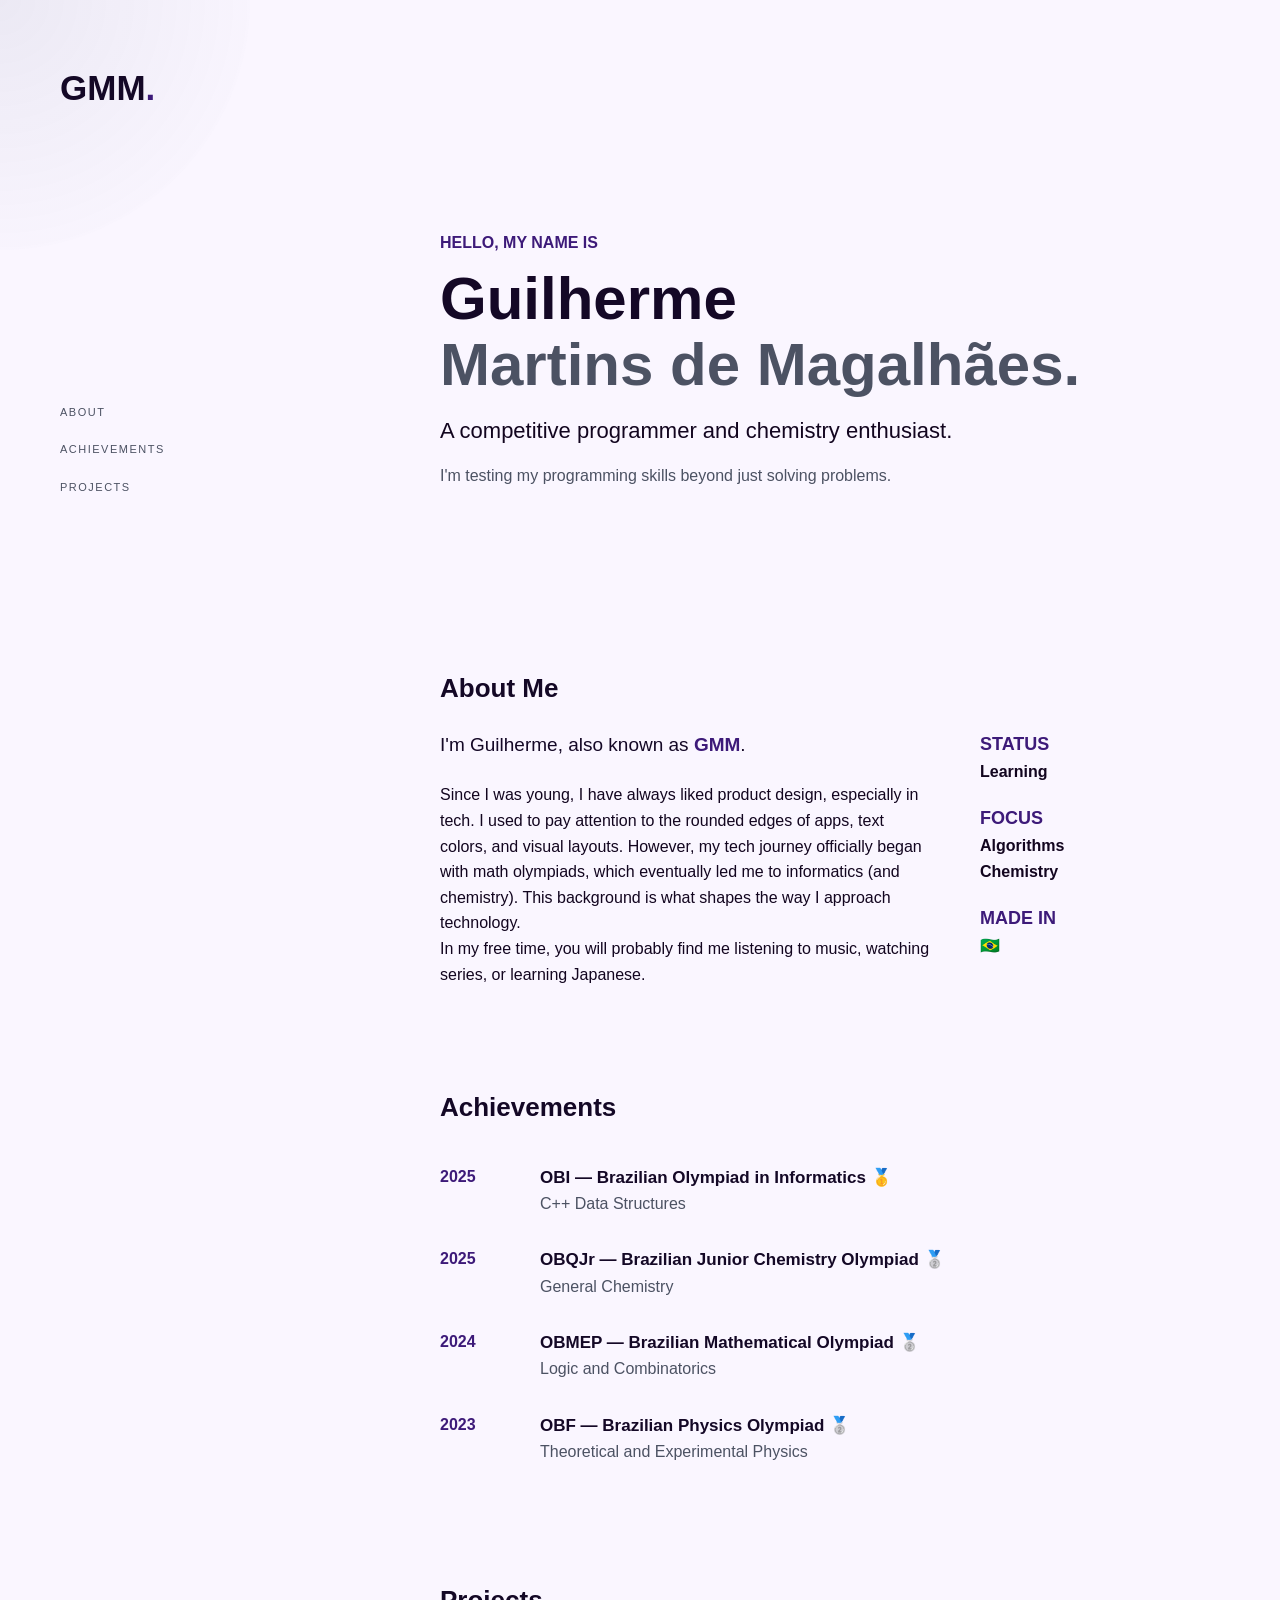
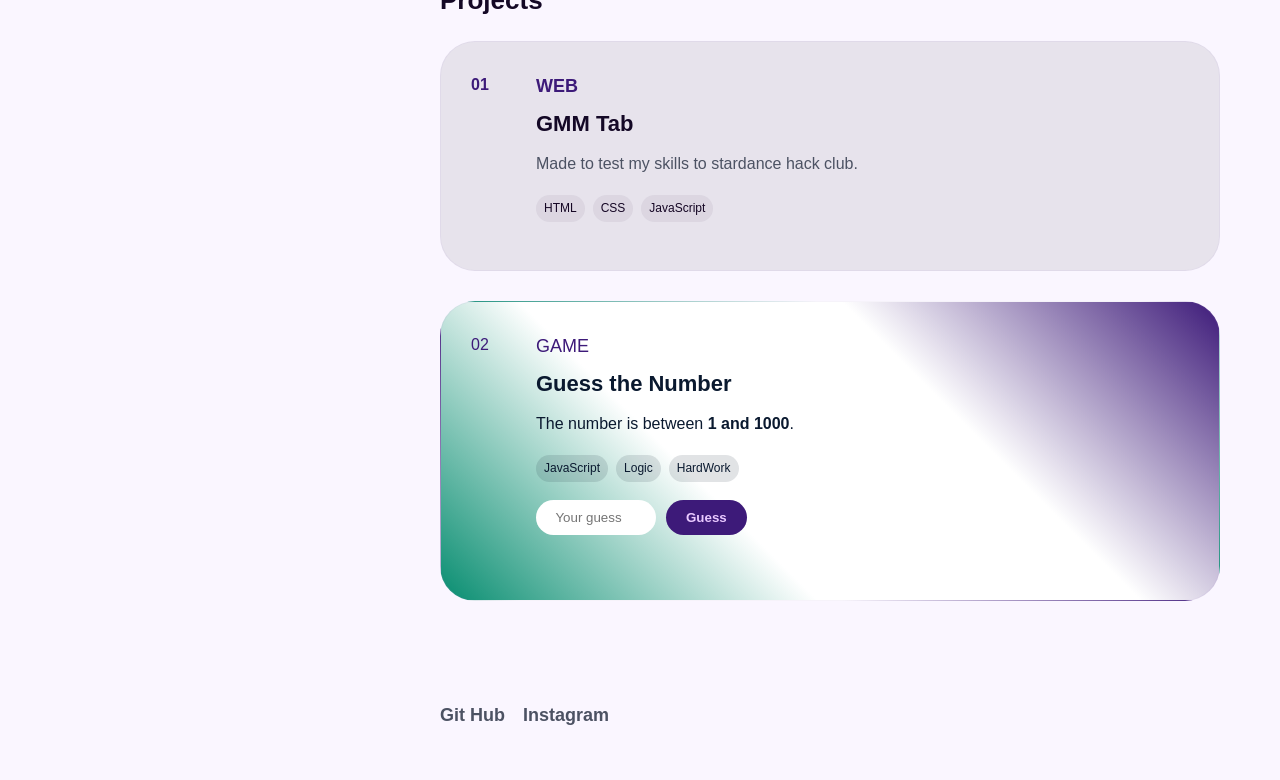
<file: index.html>
<!DOCTYPE html>
<html>
<head>
    <meta charset="UTF-8">
    <title>Programming and Study | Guilherme Martins de Magalhães (GMM)</title>
    <link rel="stylesheet" href="style.css">
    <link rel="icon" type="image/png" href="/icone.png">
    <script type="application/ld+json">
        {
            "@context": "https://schema.org",
            "@type": "Person",
            "name": "Guilherme Martins de Magalhães",
            "alternativeName": "GMM",
            "description": "Gold medalist in informatics (OBI), and multiple medalist in physics, chemistry, and mathematics.",
            "image": "https://guilhermemm.com",
            "jobTitle": [
                "Competitive Programmer",
                "Chemistry Student"
            ],
            "award": [
                "Gold Medalist in Informatics (OBI 2025)",
                "Silver Medalist in Physics (OBF)",
                "Silver Medalist in Chemistry (OBQJr)",
                "Silver Medalist in Mathematics (OBMEP)"
            ],
            "sameAs":[
                "https://olimpiada.ic.unicamp.br/passadas/OBI2025/qmerito/i2/",
                "https://instagram.com/_gui_mm_/"
            ]
        }
    </script>
</head>

<body>

    <div id="spotlight" class="spotlight"></div>

    <header class="sidebar">
        <div class="logo">
            <a href="#home">GMM<span class="accent">.</span></a>
        </div>

        <nav>
            <a href="#about" class="nav-link">ABOUT</a>
            <a href="#achievements" class="nav-link">ACHIEVEMENTS</a>
            <a href="#work" class="nav-link">PROJECTS</a>
        </nav>
    </header>

    <main>

        <section id="home" class="hero">
            <p class="accent"> HELLO, MY NAME IS</p>
            <h1>Guilherme<br><span>Martins de Magalhães.</span></h1>
            <h2>A competitive programmer and chemistry enthusiast.</h2>
            <p class="desc">I'm testing my programming skills beyond just solving problems.</p>
        </section>

        <section id="about" class="content-section">
            <div class="section-title">
                <h2>About Me</h2>
            </div>
            <div class="grid-col">
                <div>
                    <p class="large-text">I'm Guilherme, also known as <span class="accent">GMM</span>.</p>
                    <p>Since I was young, I have always liked product design, especially in 
                        tech. I used to pay attention to the rounded edges of apps, text colors, 
                        and visual layouts. However, my tech journey officially began with math 
                        olympiads, which eventually led me to informatics (and chemistry). This 
                        background is what shapes the way I approach technology.
                    </p>
                    <p> In my free time, you will 
                        probably find me listening to music, watching series, or learning Japanese.
                    </p>
                </div>
                <div class="side-info">
                    <div><span class="accent sm-text">STATUS</span><strong>Learning</strong></div>
                    <div><span class="accent sm-text">FOCUS</span><strong>Algorithms<br>Chemistry</strong></div>
                    <div><span class="accent sm-text">MADE IN</span><strong>🇧🇷</strong></div>
                </div>
            </div>
        </section>

        <section id="achievements" class="content-section">
            <div class="section-title">
                <h2>Achievements</h2>
            </div>
            <div>
                <div class="list-item">
                    <span class="accent">2025</span>
                    <div>
                        <h3>OBI — Brazilian Olympiad in Informatics 🥇</h3>
                        <p class="desc">C++ Data Structures</p>
                    </div>
                </div>
                <div class="list-item">
                    <span class="accent">2025</span>
                    <div>
                        <h3>OBQJr — Brazilian Junior Chemistry Olympiad 🥈</h3>
                        <p class="desc">General Chemistry</p>
                    </div>
                </div>
                <div class="list-item">
                    <span class="accent">2024</span>
                    <div>
                        <h3>OBMEP — Brazilian Mathematical Olympiad 🥈</h3>
                        <p class="desc">Logic and Combinatorics</p>
                    </div>
                </div>
                <div class="list-item">
                    <span class="accent">2023</span>
                    <div>
                        <h3>OBF — Brazilian Physics Olympiad 🥈</h3>
                        <p class="desc">Theoretical and Experimental Physics</p>
                    </div>
                </div>
            </div>
        </section>

        <section id="work" class="content-section">
            <div class="section-title">
                <h2>Projects</h2>
            </div>
            <div class="projects-container">
                <a href="https://guilhermemartins-gmm.github.io/GMM_Tab/" target="_blank" class="project-card project-link">
                <span class="accent">01</span>
            <div>
                <p class="accent sm-text">WEB</p>
                <h3>GMM Tab</h3>
                <p class="desc">Made to test my skills to stardance hack club.</p>
                <div class="tags"><span>HTML</span><span>CSS</span><span>JavaScript</span></div>
            </div>
                </a>

                <article id="guessgame" class="project-card">
                    <span class="accent2">02</span>
                    <div>
                        <p class="accent2 sm-text">GAME</p>
                        <h3>Guess the Number</h3>
                        <p class="desc">The number is between <strong>1 and 1000</strong>.</p>
                        <div class="tags"><span>JavaScript</span><span>Logic</span><span>HardWork</span></div>
                        <div class="game-controls">
                            <input type="number" id="guess" min="1" max="1000" placeholder="Your guess">
                            <button id="guessButton" onclick="check()">Guess</button>
                            <button id="newGameButton" onclick="newG()" style="display: none;">New Game</button>
                        </div>
                        <p id="result" class="accent game-res"></p>
                        <p id="attempts" class="sm-text desc"></p>
                    </div>
                </article>
            </div>
        </section>

        <footer class="sm-text">
            <div class="footer-links">
                <a href="https://github.com/GuilhermeMartins-GMM" target="_blank"><strong>Git Hub</strong></a>
                <a href="https://instagram.com/_gui_mm_/" target="_blank"><strong>Instagram</strong></a>
            </div>
        </footer>

    </main>

    <script>
        var spotlight = document.getElementById('spotlight');
        
        window.onmousemove = function(e) {
            spotlight.style.left = e.clientX + 'px';
            spotlight.style.top = e.clientY + 'px';
        };

        var number;
        var attempts;

        function newG() {
            number = Math.floor(Math.random() * 1000) + 1;
            attempts = 0;
            document.getElementById("result").textContent = "";
            document.getElementById("attempts").textContent = "";
            document.getElementById("guess").value = "";
            document.getElementById("guess").disabled = false;
            document.getElementById("guessButton").style.display = "inline-block";
            document.getElementById("newGameButton").style.display = "none";
        }

        function check() {
            var guess = Number(document.getElementById("guess").value);

            if (guess < 1 || guess > 1000) {
                document.getElementById("result").textContent = "Serious?";
                return;
            }

            attempts = attempts + 1;

            if (guess < number) {
                document.getElementById("result").textContent = "Higher";
            } else if (guess > number) {
                document.getElementById("result").textContent = "Lower";
            } else {
                document.getElementById("result").textContent = "Correct!!!";
                document.getElementById("attempts").textContent = "Attempts: " + attempts;

                document.getElementById("guessButton").style.display = "none";
                document.getElementById("newGameButton").style.display = "inline-block";
                document.getElementById("guess").disabled = true;
            }
        }

        document.getElementById("guess").onkeydown = function(event) {
            if (event.key === "Enter") {
                check();
            }
        };

        newG();
    </script>

</body>
</html>
</file>
<file: style.css>
body {
    background-color: rgb(250, 246, 255);
    color: rgb(18, 5, 31);
}

.logo a,
.nav-link:hover,
.hero h1,
.section-title h2,
.large-text,
.list-item h3,
.project-card h3 {
    color: rgb(20, 8, 38);
}

.desc,
.nav-link,
.hero h1 span,
footer,
.footer-links a,
.link {
    color: rgb(76, 82, 99);
}

.accent {
    color: rgb(61, 26, 121);
    font-weight: bold;
}

.accent2 {
    color: rgb(61, 26, 121);
}

.footer-links a:hover,
.link:hover,
.project-link:hover .link-arrow {
    color: rgb(0, 115, 141);
}

.spotlight {
    background: radial-gradient(circle, rgba(67, 87, 112, 0.08) 0%, transparent 80%);
}

.project-card {
    background: rgba(229, 226, 234, 0.9);
    border-color: rgba(170, 142, 205, 0.1);
}

.project-card:hover {
    border-color: rgba(210, 162, 255, 0.3);
}

.tags span {
    color: rgb(21, 6, 36);
    background: rgba(115, 102, 130, 0.1);
}

#guessgame {
    background: linear-gradient(
        45deg,
        rgb(7, 141, 112) 0%,
        rgb(255, 255, 255) 35%,
        rgb(255, 255, 255) 65%,
        rgb(61, 26, 121) 100%
    );
}

#guessgame h3, 
#guessgame p.desc,
#guessgame .tags span,
#guessgame input {
    color: rgb(10, 25, 47);
}

#guessgame .tags span {
    background: rgba(10, 25, 47, 0.12);
}

#guessgame input {
    background-color: rgb(255, 255, 255);
}

#guessgame button {
    background-color: rgb(61, 26, 121);
    color: rgb(233, 201, 255);
}

* {
    margin: 0;
    padding: 0;
    box-sizing: border-box;
    font-family: arial;
}

html {
    scroll-behavior: smooth;
}

body {
    line-height: 1.6;
    overflow-x: hidden;
}

.sm-text {
    font-size: 18px;
}

.spotlight {
    position: fixed;
    width: 500px;
    height: 500px;
    border-radius: 50%;
    transform: translate(-50%, -50%);
    pointer-events: none;
    z-index: 0;
}

.sidebar {
    position: fixed;
    left: 0;
    top: 0;
    width: 320px;
    height: 100vh;
    padding: 60px 0 60px 60px;
    display: flex;
    flex-direction: column;
    justify-content: center;
    z-index: 100;
}

.logo {
    position: absolute;
    top: 60px;
    left: 60px;
}

.logo a {
    text-decoration: none;
    font-size: 35px;
    font-weight: 700;
}

.sidebar nav {
    display: flex;
    flex-direction: column;
    gap: 20px;
}

.nav-link {
    display: inline-block;
    text-decoration: none;
    font-size: 11px;
    font-weight: 500;
    letter-spacing: 1.5px;
    transition: 0.25s;
}

.nav-link:hover {
    transform: translateY(-2px);
}

main {
    margin-left: 320px;
    max-width: 1100px;
    padding: 0 60px 0 120px;
    position: relative;
    z-index: 1;
}

.hero {
    display: flex;
    flex-direction: column;
    padding-top: 230px;
    padding-bottom: 130px;
}

.hero h1 {
    font-size: 60px;
    line-height: 1.1;
    margin: 10px 0 15px;
}

.hero h2 {
    font-size: 22px;
    font-weight: 500;
    margin-bottom: 15px;
}

.hero .desc {
    max-width: 500px;
}

.content-section {
    padding: 50px 0;
}

.section-title {
    margin-bottom: 20px;
}

.section-title h2 {
    font-size: 26px;
}

.grid-col {
    display: grid;
    grid-template-columns: 1fr 240px;
    gap: 50px;
}

.large-text {
    font-size: 19px;
    margin-bottom: 22px;
}

.side-info {
    display: flex;
    flex-direction: column;
    gap: 20px;
}

.side-info div {
    display: flex;
    flex-direction: column;
}

.list-item {
    display: grid;
    grid-template-columns: 80px 1fr;
    gap: 20px;
    padding: 15px 0;
}

.list-item h3 {
    font-size: 17px;
}

.projects-container {
    display: flex;
    flex-direction: column;
    gap: 30px;
}

.project-card {
    display: grid;
    grid-template-columns: 50px 1fr;
    gap: 15px;
    border-style: solid;
    border-width: 1px;
    border-radius: 35px;
    padding: 30px;
    transition: 0.3s;
}

.project-card:hover {
    transform: translateY(-8px);
}

.project-card h3 {
    font-size: 22px;
    margin: 5px 0 10px;
}

.tags {
    display: flex;
    gap: 8px;
    margin: 18px 0;
}

.tags span {
    padding: 4px 8px;
    font-size: 12px;
    border-radius: 25px;
}

#guessgame {
    border-radius: 35px;
    transition: transform 0.3s ease, box-shadow 0.3s ease;
}

#guessgame:hover {
    transform: translateY(-10px);
    box-shadow: 0px 10px 20px rgba(0, 0, 0, 0.3);
}

.game-controls {
    display: flex;
    gap: 10px;
    margin-top: 15px;
}

#guessgame input {
    border: none;
    border-radius: 35px;
    padding: 10px;
    width: 120px;
    text-align: center;
}

#guessgame button {
    border: none;
    border-radius: 35px;
    padding: 10px 20px;
    cursor: pointer;
    font-weight: 600;
}

#result {
    font-size: 20px;
    font-weight: bold;
    min-height: 25px;
    margin-top: 10px;
}

footer {
    position: relative;
    display: flex;
    justify-content: start;
    padding: 50px 0;
}

.footer-links {
    display: flex;
    gap: 18px;
}

.footer-links a, .link {
    text-decoration: none;
    transition: 0.25s;
}

.project-link {
    display: grid;
    text-decoration: none;
    color: inherit;
    cursor: pointer;
}

.project-link:visited {
    color: inherit;
    text-decoration: none;
}

.project-link h3,
.project-link p,
.project-link span {
    text-decoration: none;
}
</file>
